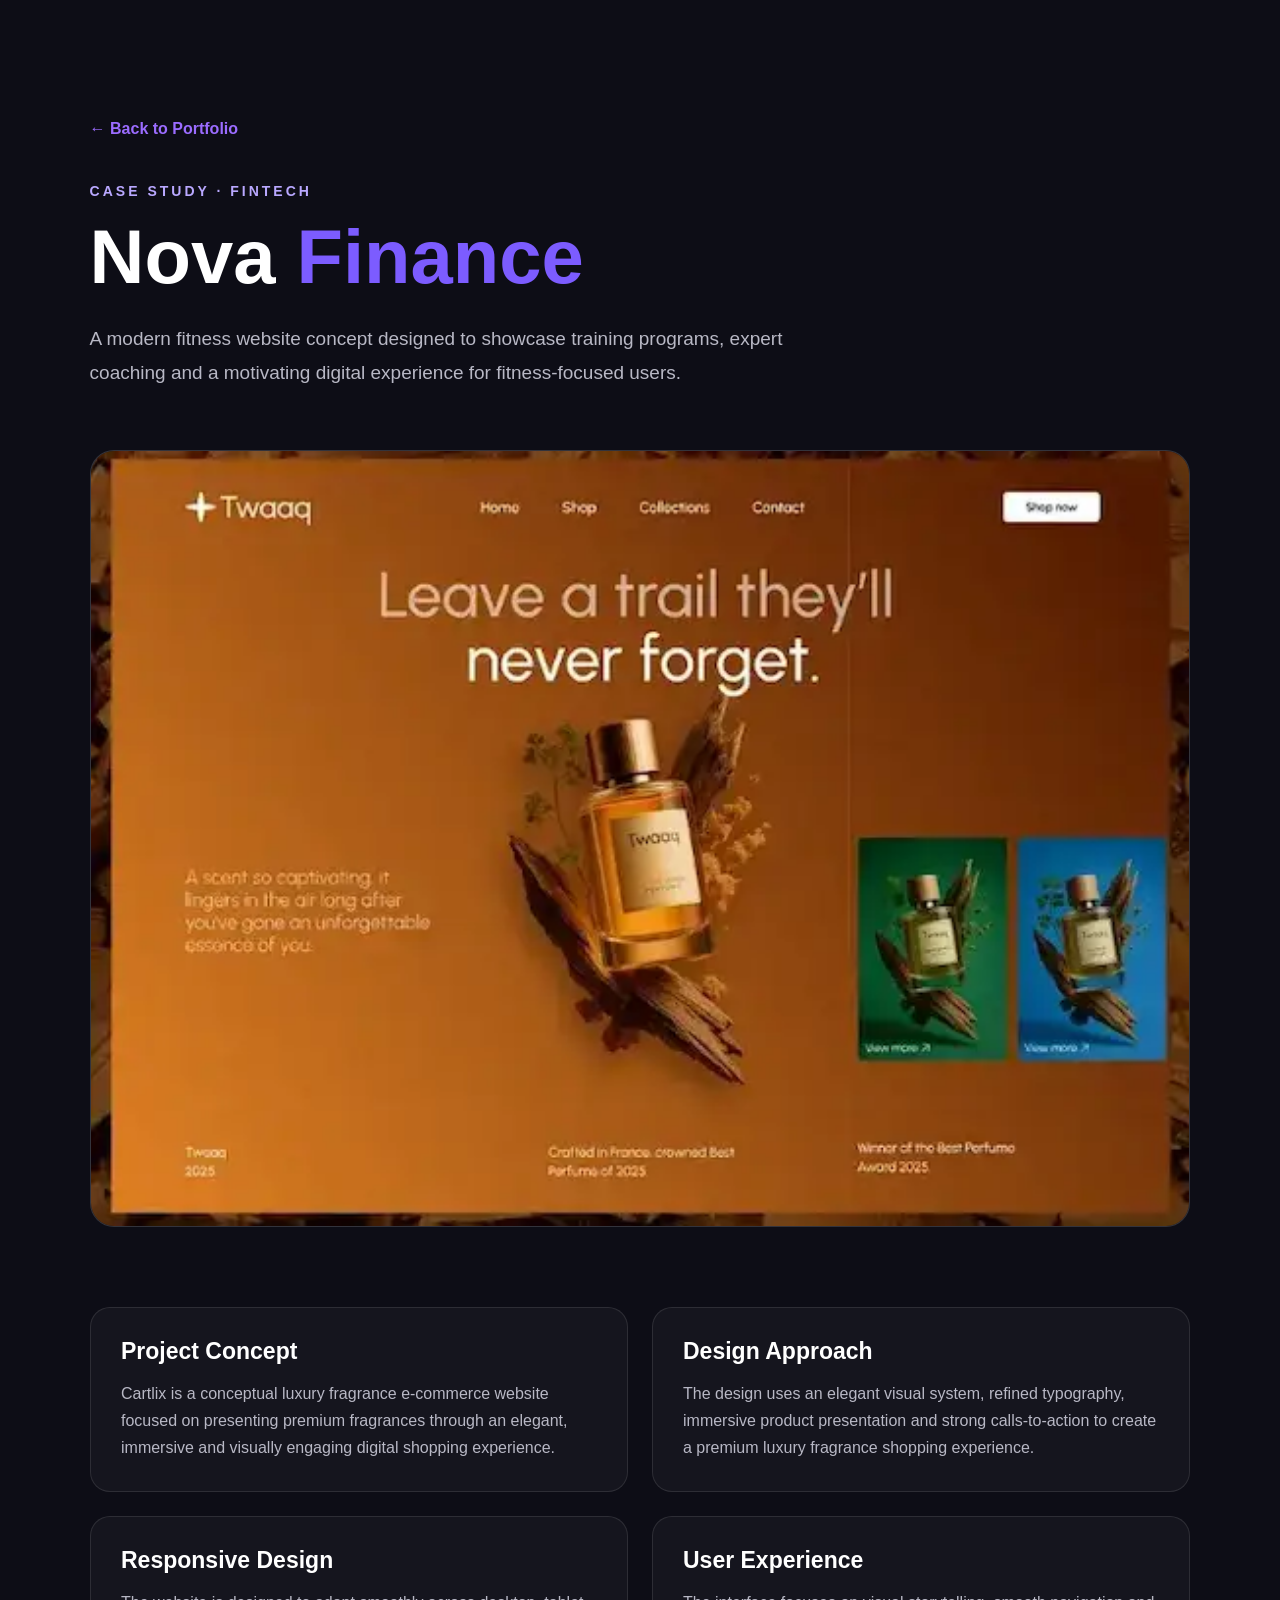
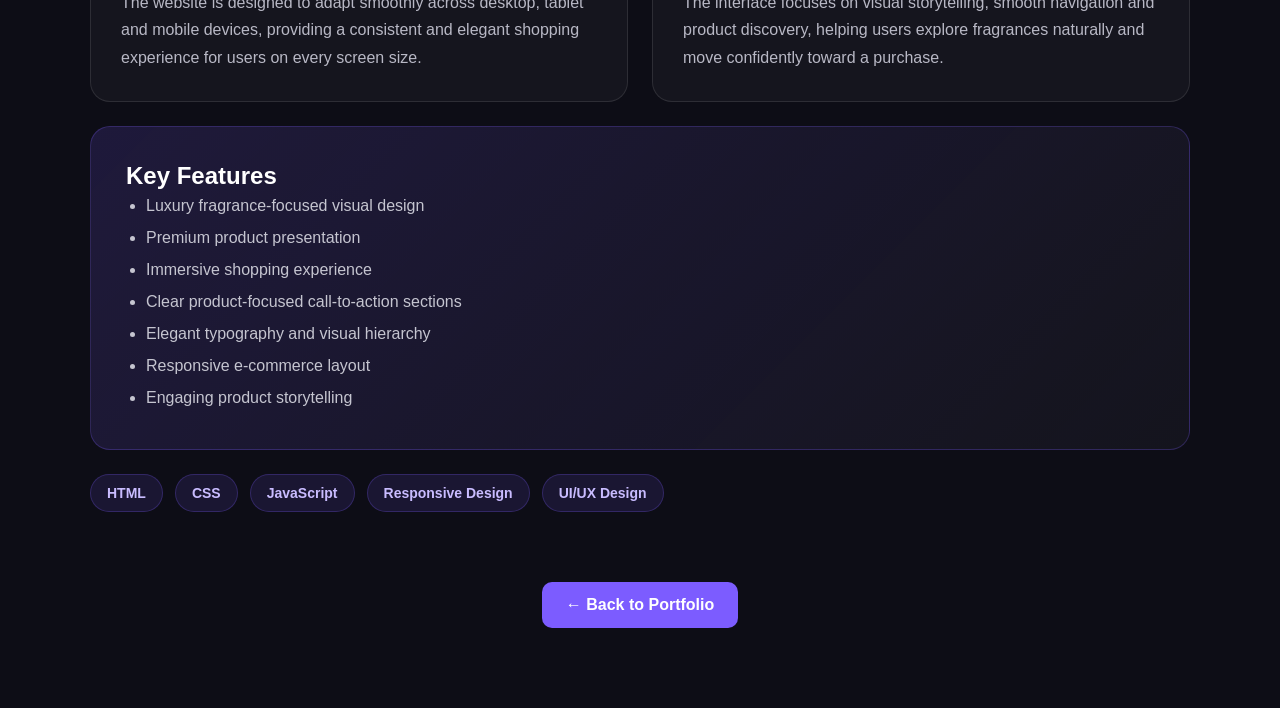
<file: projects/cartlix.html>
<!DOCTYPE html>
<html lang="en">
<head>
    <meta charset="UTF-8">
    <meta name="viewport" content="width=device-width, initial-scale=1.0">

    <title>Cartlix | Case Study | Ryvonixe</title>

    <meta name="description"
          content="Cartlix fintech website concept case study by Ryvonixe, featuring a premium, conversion-focused and responsive web design.">

    <link rel="stylesheet" href="../style.css">

    <style>
        .case-study {
            min-height: 100vh;
            padding: 120px 7% 80px;
            background: #0d0d16;
            color: #fff;
        }

        .case-back {
            display: inline-block;
            margin-bottom: 45px;
            color: #9b6cff;
            text-decoration: none;
            font-weight: 600;
        }

        .case-hero {
            max-width: 900px;
            margin-bottom: 60px;
        }

        .case-tag {
            color: #b9a8ff;
            font-size: 14px;
            font-weight: 700;
            letter-spacing: 3px;
            text-transform: uppercase;
            margin-bottom: 18px;
        }

        .case-hero h1 {
            font-size: clamp(42px, 7vw, 76px);
            line-height: 1.05;
            margin: 0 0 25px;
        }

        .case-hero h1 span {
            color: #7c5cff;
        }

        .case-hero p {
            max-width: 720px;
            color: #b8b8c5;
            font-size: 19px;
            line-height: 1.8;
        }

        .case-image {
            width: 100%;
            max-width: 1100px;
            margin: 0 auto 80px;
            border-radius: 24px;
            overflow: hidden;
            border: 1px solid rgba(255,255,255,.12);
            background: #171720;
        }

        .case-image img {
            display: block;
            width: 100%;
            height: auto;
        }

        .case-grid {
            max-width: 1100px;
            margin: 0 auto;
            display: grid;
            grid-template-columns: repeat(2, 1fr);
            gap: 24px;
        }

        .case-card {
            padding: 30px;
            border: 1px solid rgba(255,255,255,.1);
            border-radius: 20px;
            background: rgba(255,255,255,.035);
        }

        .case-card h2 {
            margin: 0 0 15px;
            font-size: 23px;
        }

        .case-card p {
            margin: 0;
            color: #b8b8c5;
            line-height: 1.7;
        }

        .case-features {
            max-width: 1100px;
            margin: 24px auto 0;
            padding: 35px;
            border-radius: 20px;
            background: linear-gradient(
                135deg,
                rgba(124,92,255,.16),
                rgba(255,255,255,.03)
            );
            border: 1px solid rgba(124,92,255,.25);
        }

        .case-features h2 {
            margin-top: 0;
        }

        .case-features ul {
            margin: 0;
            padding-left: 20px;
            color: #c5c5d0;
            line-height: 2;
        }

        .case-tech {
            max-width: 1100px;
            margin: 24px auto 0;
            display: flex;
            flex-wrap: wrap;
            gap: 12px;
        }

        .tech {
            padding: 10px 16px;
            border-radius: 999px;
            background: rgba(124,92,255,.12);
            border: 1px solid rgba(124,92,255,.25);
            color: #c9bcff;
            font-size: 14px;
            font-weight: 600;
        }

        .case-bottom {
            max-width: 1100px;
            margin: 70px auto 0;
            text-align: center;
        }

        .case-bottom a {
            display: inline-block;
            padding: 14px 24px;
            border-radius: 10px;
            background: #7c5cff;
            color: #fff;
            text-decoration: none;
            font-weight: 700;
        }

        @media (max-width: 700px) {
            .case-study {
                padding: 90px 20px 60px;
            }

            .case-grid {
                grid-template-columns: 1fr;
            }

            .case-hero p {
                font-size: 16px;
            }

            .case-card,
            .case-features {
                padding: 24px;
            }
        }
    </style>
</head>

<body>

<section class="case-study">

    <a href="../index.html" class="case-back">← Back to Portfolio</a>

    <div class="case-hero">
        <div class="case-tag">Case Study · Fintech</div>

        <h1>
            Nova <span>Finance</span>
        </h1>

        <p>
            A modern fitness website concept designed to showcase training programs, expert coaching and a motivating digital experience for fitness-focused users.
        </p>
    </div>

    <div class="case-image">
        <img
            src="../images/cartlix.webp"
            alt="Cartlix luxury fragrance e-commerce website design"
            width="489"
            height="235"
        >
    </div>

    <div class="case-grid">

        <div class="case-card">
            <h2>Project Concept</h2>
            <p>
                Cartlix is a conceptual luxury fragrance e-commerce website focused on presenting premium fragrances through an elegant, immersive and visually engaging digital shopping experience.
            </p>
        </div>

        <div class="case-card">
            <h2>Design Approach</h2>
            <p>
                The design uses an elegant visual system, refined typography, immersive product presentation and strong calls-to-action to create a premium luxury fragrance shopping experience.
            </p>
        </div>

        <div class="case-card">
            <h2>Responsive Design</h2>
            <p>
                The website is designed to adapt smoothly across desktop, tablet and mobile devices, providing a consistent and elegant shopping experience for users on every screen size.
            </p>
        </div>

        <div class="case-card">
            <h2>User Experience</h2>
            <p>
                The interface focuses on visual storytelling, smooth navigation and product discovery, helping users explore fragrances naturally and move confidently toward a purchase.
            </p>
        </div>

    </div>

    <div class="case-features">
        <h2>Key Features</h2>

        <ul>
            <li>Luxury fragrance-focused visual design</li>
            <li>Premium product presentation</li>
            <li>Immersive shopping experience</li>
            <li>Clear product-focused call-to-action sections</li>
            <li>Elegant typography and visual hierarchy</li>
            <li>Responsive e-commerce layout</li>
            <li>Engaging product storytelling</li>
            
        </ul>
    </div>

    <div class="case-tech">
        <span class="tech">HTML</span>
        <span class="tech">CSS</span>
        <span class="tech">JavaScript</span>
        <span class="tech">Responsive Design</span>
        <span class="tech">UI/UX Design</span>
    </div>

    <div class="case-bottom">
        <a href="../index.html">← Back to Portfolio</a>
    </div>

</section>

</body>
</html>
</file>
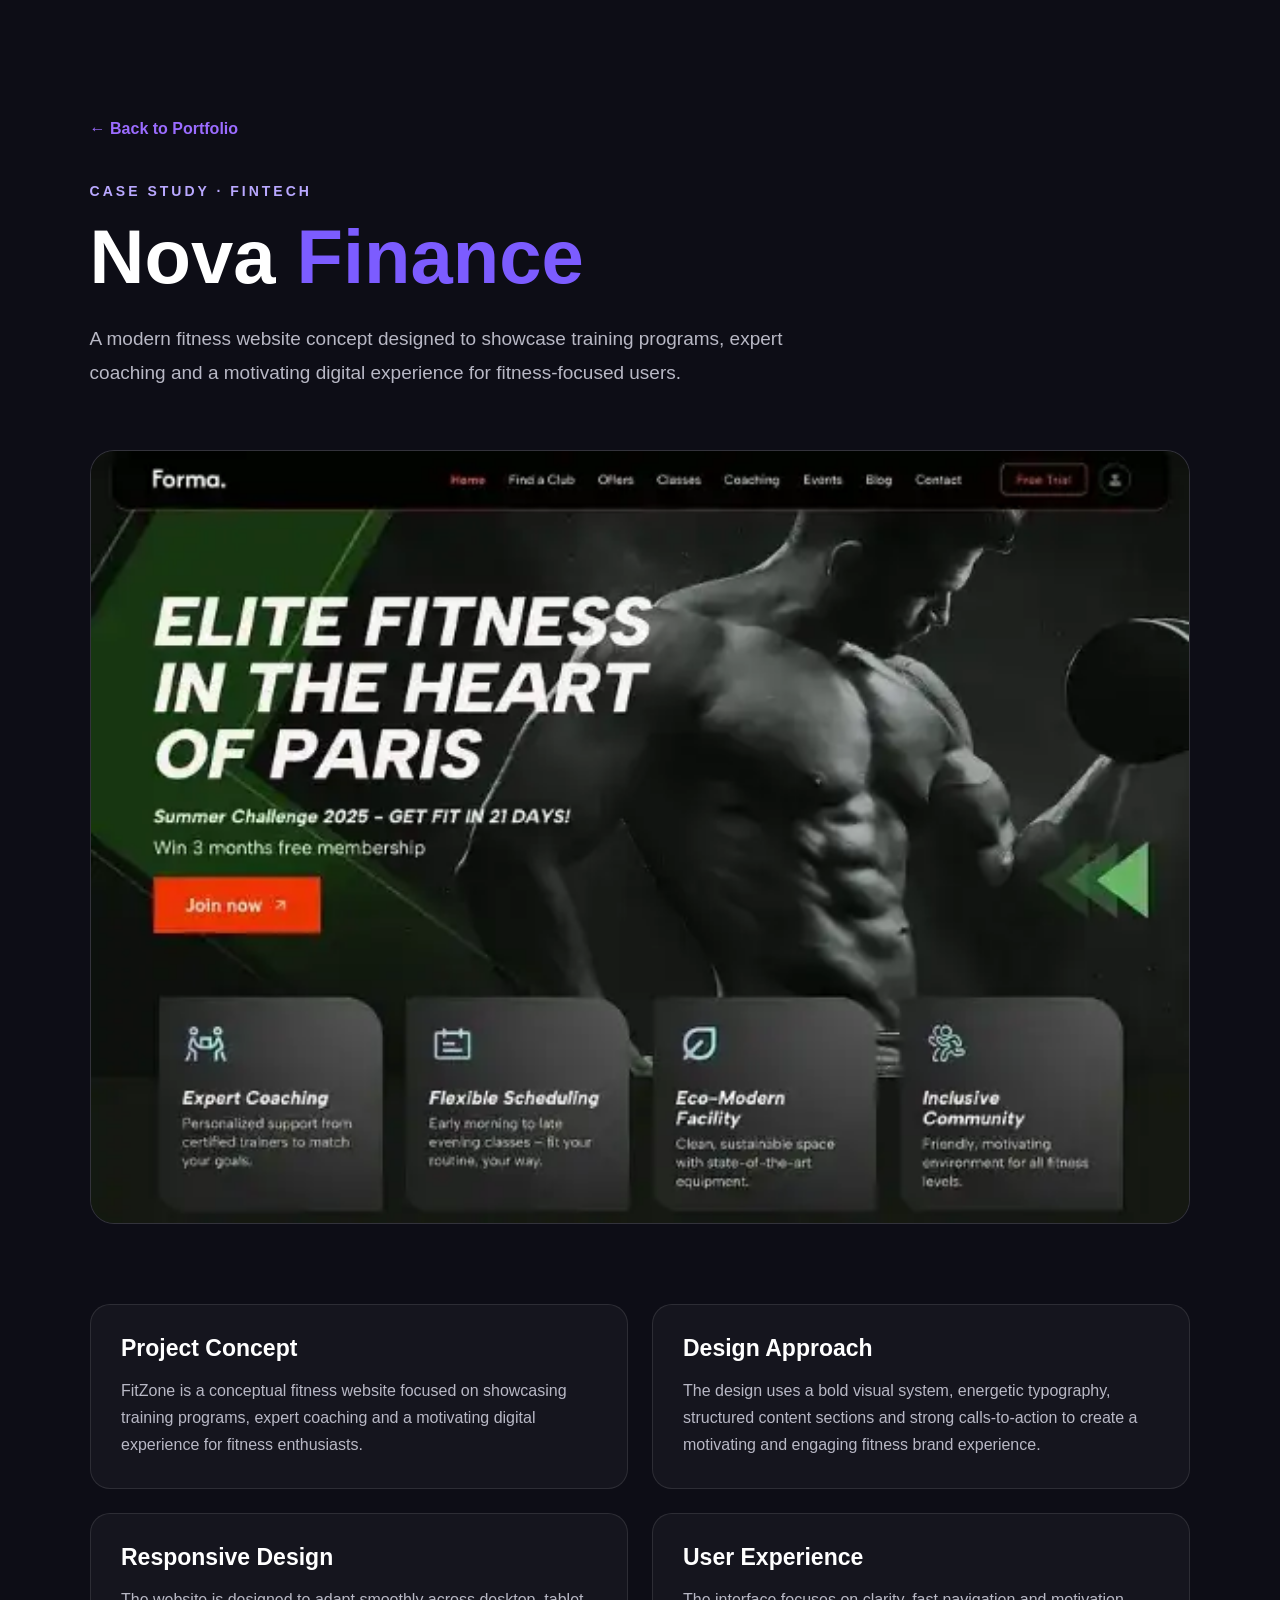
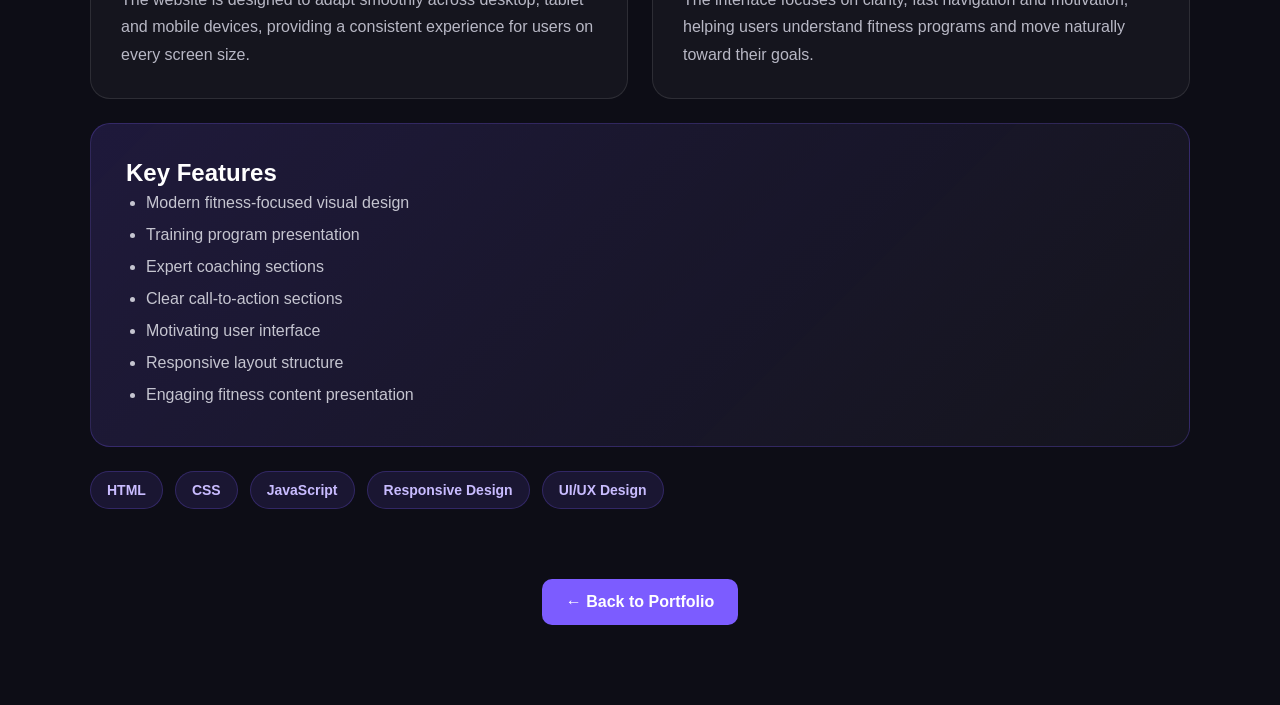
<file: projects/fitzone.html>
<!DOCTYPE html>
<html lang="en">
<head>
    <meta charset="UTF-8">
    <meta name="viewport" content="width=device-width, initial-scale=1.0">

    <title>FitZone | Case Study | Ryvonixe</title>

    <meta name="description"
          content="FitZone fintech website concept case study by Ryvonixe, featuring a premium, conversion-focused and responsive web design.">

    <link rel="stylesheet" href="../style.css">

    <style>
        .case-study {
            min-height: 100vh;
            padding: 120px 7% 80px;
            background: #0d0d16;
            color: #fff;
        }

        .case-back {
            display: inline-block;
            margin-bottom: 45px;
            color: #9b6cff;
            text-decoration: none;
            font-weight: 600;
        }

        .case-hero {
            max-width: 900px;
            margin-bottom: 60px;
        }

        .case-tag {
            color: #b9a8ff;
            font-size: 14px;
            font-weight: 700;
            letter-spacing: 3px;
            text-transform: uppercase;
            margin-bottom: 18px;
        }

        .case-hero h1 {
            font-size: clamp(42px, 7vw, 76px);
            line-height: 1.05;
            margin: 0 0 25px;
        }

        .case-hero h1 span {
            color: #7c5cff;
        }

        .case-hero p {
            max-width: 720px;
            color: #b8b8c5;
            font-size: 19px;
            line-height: 1.8;
        }

        .case-image {
            width: 100%;
            max-width: 1100px;
            margin: 0 auto 80px;
            border-radius: 24px;
            overflow: hidden;
            border: 1px solid rgba(255,255,255,.12);
            background: #171720;
        }

        .case-image img {
            display: block;
            width: 100%;
            height: auto;
        }

        .case-grid {
            max-width: 1100px;
            margin: 0 auto;
            display: grid;
            grid-template-columns: repeat(2, 1fr);
            gap: 24px;
        }

        .case-card {
            padding: 30px;
            border: 1px solid rgba(255,255,255,.1);
            border-radius: 20px;
            background: rgba(255,255,255,.035);
        }

        .case-card h2 {
            margin: 0 0 15px;
            font-size: 23px;
        }

        .case-card p {
            margin: 0;
            color: #b8b8c5;
            line-height: 1.7;
        }

        .case-features {
            max-width: 1100px;
            margin: 24px auto 0;
            padding: 35px;
            border-radius: 20px;
            background: linear-gradient(
                135deg,
                rgba(124,92,255,.16),
                rgba(255,255,255,.03)
            );
            border: 1px solid rgba(124,92,255,.25);
        }

        .case-features h2 {
            margin-top: 0;
        }

        .case-features ul {
            margin: 0;
            padding-left: 20px;
            color: #c5c5d0;
            line-height: 2;
        }

        .case-tech {
            max-width: 1100px;
            margin: 24px auto 0;
            display: flex;
            flex-wrap: wrap;
            gap: 12px;
        }

        .tech {
            padding: 10px 16px;
            border-radius: 999px;
            background: rgba(124,92,255,.12);
            border: 1px solid rgba(124,92,255,.25);
            color: #c9bcff;
            font-size: 14px;
            font-weight: 600;
        }

        .case-bottom {
            max-width: 1100px;
            margin: 70px auto 0;
            text-align: center;
        }

        .case-bottom a {
            display: inline-block;
            padding: 14px 24px;
            border-radius: 10px;
            background: #7c5cff;
            color: #fff;
            text-decoration: none;
            font-weight: 700;
        }

        @media (max-width: 700px) {
            .case-study {
                padding: 90px 20px 60px;
            }

            .case-grid {
                grid-template-columns: 1fr;
            }

            .case-hero p {
                font-size: 16px;
            }

            .case-card,
            .case-features {
                padding: 24px;
            }
        }
    </style>
</head>

<body>

<section class="case-study">

    <a href="../index.html" class="case-back">← Back to Portfolio</a>

    <div class="case-hero">
        <div class="case-tag">Case Study · Fintech</div>

        <h1>
            Nova <span>Finance</span>
        </h1>

        <p>
            A modern fitness website concept designed to showcase training programs, expert coaching and a motivating digital experience for fitness-focused users.
        </p>
    </div>

    <div class="case-image">
        <img
            src="../images/fitzone.webp"
            alt="FitZone fintech website design"
            width="489"
            height="235"
        >
    </div>

    <div class="case-grid">

        <div class="case-card">
            <h2>Project Concept</h2>
            <p>
                FitZone is a conceptual fitness website focused on
                showcasing training programs, expert coaching and a
                motivating digital experience for fitness enthusiasts.
            </p>
        </div>

        <div class="case-card">
            <h2>Design Approach</h2>
            <p>
                The design uses a bold visual system, energetic typography,
                structured content sections and strong calls-to-action to
                create a motivating and engaging fitness brand experience.
            </p>
        </div>

        <div class="case-card">
            <h2>Responsive Design</h2>
            <p>
                The website is designed to adapt smoothly across 
                desktop, tablet and mobile devices, providing a 
                consistent experience for users on every screen size.
            </p>
        </div>

        <div class="case-card">
            <h2>User Experience</h2>
            <p>
                The interface focuses on clarity, fast navigation and motivation, helping users understand fitness programs and move naturally toward their goals.
            </p>
        </div>

    </div>

    <div class="case-features">
        <h2>Key Features</h2>

        <ul>
            <li>Modern fitness-focused visual design</li>
            <li>Training program presentation</li>
            <li>Expert coaching sections</li>
            <li>Clear call-to-action sections</li>
            <li>Motivating user interface</li>
            <li>Responsive layout structure</li>
            <li>Engaging fitness content presentation</li>
            
        </ul>
    </div>

    <div class="case-tech">
        <span class="tech">HTML</span>
        <span class="tech">CSS</span>
        <span class="tech">JavaScript</span>
        <span class="tech">Responsive Design</span>
        <span class="tech">UI/UX Design</span>
    </div>

    <div class="case-bottom">
        <a href="../index.html">← Back to Portfolio</a>
    </div>

</section>

</body>
</html>
</file>
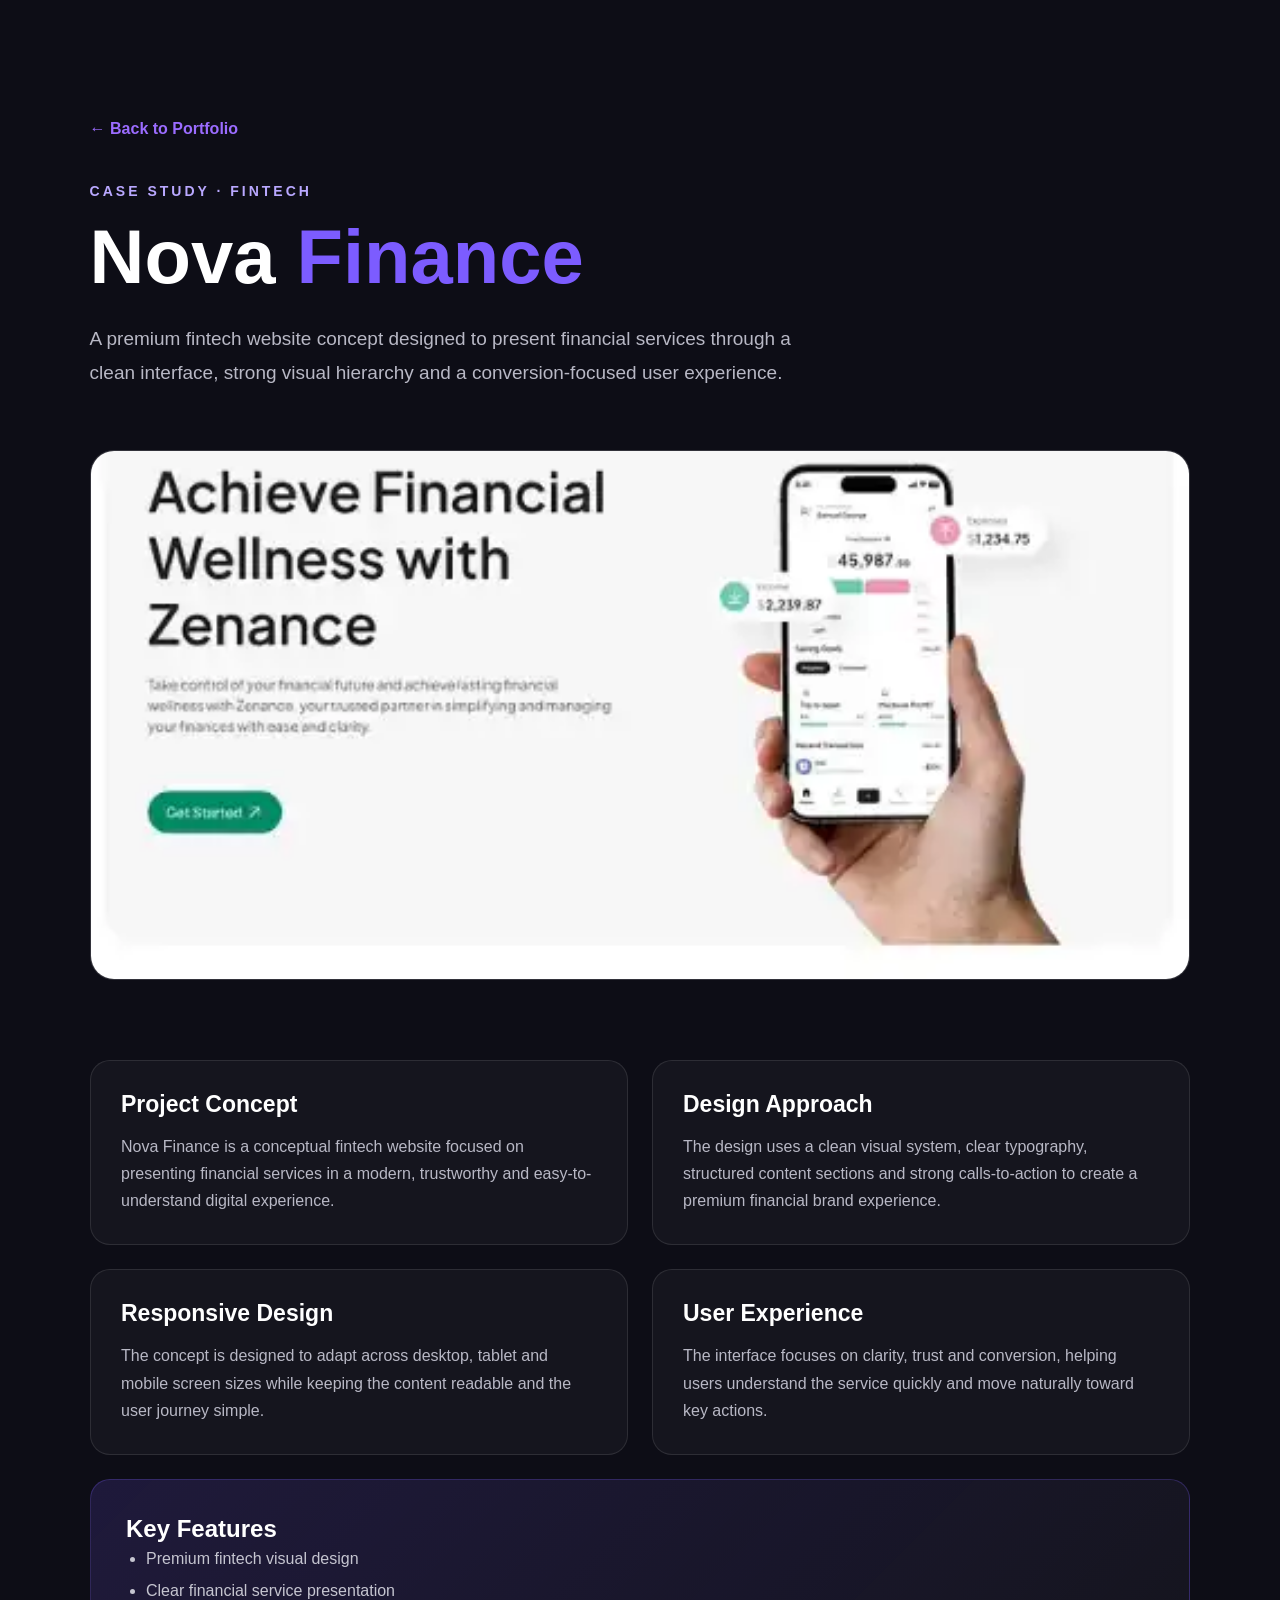
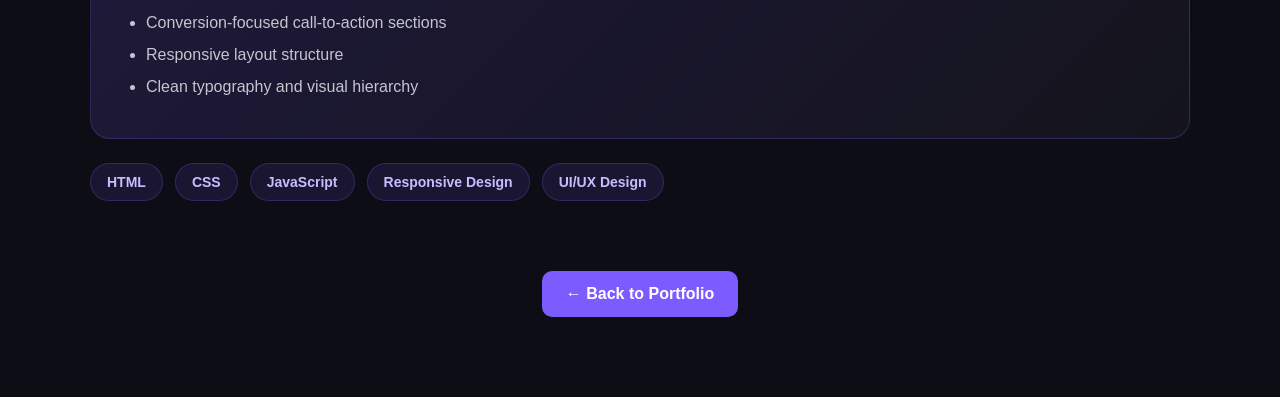
<file: projects/nova-finance.html>
<!DOCTYPE html>
<html lang="en">
<head>
    <meta charset="UTF-8">
    <meta name="viewport" content="width=device-width, initial-scale=1.0">

    <title>Nova Finance | Case Study | Ryvonixe</title>

    <meta name="description"
          content="Nova Finance fintech website concept case study by Ryvonixe, featuring a premium, conversion-focused and responsive web design.">

    <link rel="stylesheet" href="../style.css">

    <style>
        .case-study {
            min-height: 100vh;
            padding: 120px 7% 80px;
            background: #0d0d16;
            color: #fff;
        }

        .case-back {
            display: inline-block;
            margin-bottom: 45px;
            color: #9b6cff;
            text-decoration: none;
            font-weight: 600;
        }

        .case-hero {
            max-width: 900px;
            margin-bottom: 60px;
        }

        .case-tag {
            color: #b9a8ff;
            font-size: 14px;
            font-weight: 700;
            letter-spacing: 3px;
            text-transform: uppercase;
            margin-bottom: 18px;
        }

        .case-hero h1 {
            font-size: clamp(42px, 7vw, 76px);
            line-height: 1.05;
            margin: 0 0 25px;
        }

        .case-hero h1 span {
            color: #7c5cff;
        }

        .case-hero p {
            max-width: 720px;
            color: #b8b8c5;
            font-size: 19px;
            line-height: 1.8;
        }

        .case-image {
            width: 100%;
            max-width: 1100px;
            margin: 0 auto 80px;
            border-radius: 24px;
            overflow: hidden;
            border: 1px solid rgba(255,255,255,.12);
            background: #171720;
        }

        .case-image img {
            display: block;
            width: 100%;
            height: auto;
        }

        .case-grid {
            max-width: 1100px;
            margin: 0 auto;
            display: grid;
            grid-template-columns: repeat(2, 1fr);
            gap: 24px;
        }

        .case-card {
            padding: 30px;
            border: 1px solid rgba(255,255,255,.1);
            border-radius: 20px;
            background: rgba(255,255,255,.035);
        }

        .case-card h2 {
            margin: 0 0 15px;
            font-size: 23px;
        }

        .case-card p {
            margin: 0;
            color: #b8b8c5;
            line-height: 1.7;
        }

        .case-features {
            max-width: 1100px;
            margin: 24px auto 0;
            padding: 35px;
            border-radius: 20px;
            background: linear-gradient(
                135deg,
                rgba(124,92,255,.16),
                rgba(255,255,255,.03)
            );
            border: 1px solid rgba(124,92,255,.25);
        }

        .case-features h2 {
            margin-top: 0;
        }

        .case-features ul {
            margin: 0;
            padding-left: 20px;
            color: #c5c5d0;
            line-height: 2;
        }

        .case-tech {
            max-width: 1100px;
            margin: 24px auto 0;
            display: flex;
            flex-wrap: wrap;
            gap: 12px;
        }

        .tech {
            padding: 10px 16px;
            border-radius: 999px;
            background: rgba(124,92,255,.12);
            border: 1px solid rgba(124,92,255,.25);
            color: #c9bcff;
            font-size: 14px;
            font-weight: 600;
        }

        .case-bottom {
            max-width: 1100px;
            margin: 70px auto 0;
            text-align: center;
        }

        .case-bottom a {
            display: inline-block;
            padding: 14px 24px;
            border-radius: 10px;
            background: #7c5cff;
            color: #fff;
            text-decoration: none;
            font-weight: 700;
        }

        @media (max-width: 700px) {
            .case-study {
                padding: 90px 20px 60px;
            }

            .case-grid {
                grid-template-columns: 1fr;
            }

            .case-hero p {
                font-size: 16px;
            }

            .case-card,
            .case-features {
                padding: 24px;
            }
        }
    </style>
</head>

<body>

<section class="case-study">

    <a href="../index.html" class="case-back">← Back to Portfolio</a>

    <div class="case-hero">
        <div class="case-tag">Case Study · Fintech</div>

        <h1>
            Nova <span>Finance</span>
        </h1>

        <p>
            A premium fintech website concept designed to present financial
            services through a clean interface, strong visual hierarchy and
            a conversion-focused user experience.
        </p>
    </div>

    <div class="case-image">
        <img
            src="../images/nova-finance.webp"
            alt="Nova Finance fintech website design"
            width="489"
            height="235"
        >
    </div>

    <div class="case-grid">

        <div class="case-card">
            <h2>Project Concept</h2>
            <p>
                Nova Finance is a conceptual fintech website focused on
                presenting financial services in a modern, trustworthy and
                easy-to-understand digital experience.
            </p>
        </div>

        <div class="case-card">
            <h2>Design Approach</h2>
            <p>
                The design uses a clean visual system, clear typography,
                structured content sections and strong calls-to-action to
                create a premium financial brand experience.
            </p>
        </div>

        <div class="case-card">
            <h2>Responsive Design</h2>
            <p>
                The concept is designed to adapt across desktop, tablet and
                mobile screen sizes while keeping the content readable and
                the user journey simple.
            </p>
        </div>

        <div class="case-card">
            <h2>User Experience</h2>
            <p>
                The interface focuses on clarity, trust and conversion,
                helping users understand the service quickly and move
                naturally toward key actions.
            </p>
        </div>

    </div>

    <div class="case-features">
        <h2>Key Features</h2>

        <ul>
            <li>Premium fintech visual design</li>
            <li>Clear financial service presentation</li>
            <li>Conversion-focused call-to-action sections</li>
            <li>Responsive layout structure</li>
            <li>Clean typography and visual hierarchy</li>
        </ul>
    </div>

    <div class="case-tech">
        <span class="tech">HTML</span>
        <span class="tech">CSS</span>
        <span class="tech">JavaScript</span>
        <span class="tech">Responsive Design</span>
        <span class="tech">UI/UX Design</span>
    </div>

    <div class="case-bottom">
        <a href="../index.html">← Back to Portfolio</a>
    </div>

</section>

</body>
</html>
</file>
<file: style.css>
html{
    scroll-behavior:smooth;
}

*{
    margin:0;
    padding:0;
    box-sizing:border-box;
}
body{
    font-family:'Sora', sans-serif;

    overflow-x:hidden;

    background:
    radial-gradient(circle at top,#4F2DFF 0%,#161622 35%,#09090B 100%);
}
nav{
    width:100%;
    height:80px;

    display:flex;
    justify-content:space-between;
    align-items:center;

    padding:0 80px;

    position:fixed;
    top:0;
    left:0;

    background:rgba(255,255,255,0.05);
    backdrop-filter:blur(15px);
    -webkit-backdrop-filter:blur(15px);

    border-bottom:1px solid rgba(255,255,255,0.08);
    box-shadow:0 8px 30px rgba(0,0,0,.18);

    z-index:1000;
}
.logo{
    display:flex;
    align-items:center;
    gap:8px;

    text-decoration:none;
    color:#fff;

    font-size:34px;
    font-weight:800;
    font-family: 'Sora', sans-serif;
    letter-spacing:-0.5px;
    transition:.35s ease;
}

.logo img{
    width:50px;
    height:50px;
    object-fit:contain;
    display:block;
}

.logo:hover{
    color:#A78BFA;
    transform:translateY(-2px) scale(1.05);
    text-shadow:0 0 20px rgba(124,92,252,.45);
}  

.nav-links{
    display: flex;
    gap: 40px;
}

.menu-toggle{
    display:none;
    background:none;
    border:none;
    outline:none;
    color:#fff;
    font-size:28px;
    cursor:pointer;
    padding:0;
    line-height:1;
}

.nav-links a{
    text-decoration: none;
    color: white;
    font-size: 17px;
    font-weight: 500;
    display:inline-block;
    position:relative;
    transition: color .3s ease, transform .3s ease;
}

.nav-links a:hover{
    color:#A78BFA;
    transform:translateY(-2px);
}

.nav-links a.active{
    color:#A78BFA;
}

.nav-links a.active::after{
    width:100%;
}

.nav-links a::after{
    content:"";
    position:absolute;
    left:0;
    bottom:-6px;

    width:0%;
    height:2px;

    background:linear-gradient(90deg,#7C5CFC,#3BA7FF);
    border-radius:10px;

    transition:width .35s ease;
}

.nav-links a:hover::after{
    width:100%;
}

.hero{
    min-height:100vh;
    display:flex;
    align-items:center;
    justify-content:space-between;
    padding:120px 80px;
    gap:60px;
}

.hero-content{
    flex:1;

    opacity:0;
    transform:translateX(-50px);

    animation:heroText 1s ease forwards;
}

@keyframes heroText{

    from{
        opacity:0;
        transform:translateX(-50px);
    }

    to{
        opacity:1;
        transform:translateX(0);
    }

}

.tag{
    color:#7C5CFC;
    font-size:15px;
    letter-spacing:4px;
    margin-bottom:25px;
    font-weight:600;
}

.hero h1{
    color:white;
    font-size: 64px;
    font-weight:800;
    line-height:1.25;
    letter-spacing:-2px;
    max-width:700px;
}

.hero h1 span{
    color: #B9A8FF;
}

.description{
    color:#bdbdbd;
    font-size:22px;
    line-height:1.8;
    max-width:650px;
}

.hero-buttons{
    display:flex;
    gap:20px;
    margin-top:50px;
}

.primary{
    background: #6842E3;
    color:white;
    border:none;
    padding:18px 40px;
    border-radius:50px;
    font-size:18px;
    font-weight:600;
    cursor:pointer;
    transition:all .4s ease;
    text-decoration:none;

    display:inline-flex;
    align-items:center;
    justify-content:center;
}

.primary:hover{
    transform:translateY(-4px);
    box-shadow:0 15px 35px rgba(124,92,252,.35);
}

.secondary{
    background:transparent;
    color:white;
    border:2px solid rgba(255,255,255,.15);
    padding:18px 40px;
    border-radius:50px;
    font-size:18px;
    font-weight:600;
    cursor:pointer;
    transition:all .4s ease;
    text-decoration:none;

    display:inline-flex;
    align-items:center;
    justify-content:center;
}

.secondary:hover{
    transform:translateY(-4px);
    border-color:#7C5CFC;
    color:#fff;
    box-shadow:0 15px 35px rgba(124,92,252,.25);
}
.hero-image{
    flex:1;
    display:flex;
    justify-content:center;
    align-items:center;
    position:relative;
    min-height:500px;

}
.browser{
    position:absolute;

    top:40px;
    left:50%;

    transform: translateX(-50%);

    width:520px;
    height:320px;

    background:rgba(18,18,28,.75);

    backdrop-filter:blur(20px);
    -webkit-backdrop-filter:blur(20px);

    border:1px solid rgba(255,255,255,.10);

    border-radius:20px;

    overflow:hidden;

    z-index:10;

    box-shadow:0 25px 80px rgba(0,0,0,.45);

    transition:.4s;
}
.browser:hover{
    transform:translateX(-50%) translateY(-10px);

    box-shadow:
        0 40px 90px rgba(0,0,0,.55),
        0 0 45px rgba(124,92,252,.25);
}
.browser-top{
    width:100%;
    height:45px;

    display:flex;
    align-items:center;

    padding:0 18px;

    background:rgba(255,255,255,.04);

    border-bottom:1px solid rgba(255,255,255,.08);
}
.browser-dots{
    display:flex;
    gap:8px;
}

.browser-dots span{
    width:12px;
    height:12px;
    border-radius:50%;
    display:block;
}

.red{
    background:#FF5F57;
}

.yellow{
    background:#FEBC2E;
}

.green{
    background:#28C840;
}

.browser-address{
    margin-left:20px;
    padding:6px 16px;

    background:rgba(255,255,255,.08);

    border-radius:20px;

    color:#bdbdbd;
    font-size:12px;
    font-weight:500;

    display:flex;
    align-items:center;
}

.browser-content{
    padding:24px;
}

.orb{
    width:360px;
    height:360px;

    margin-left:40px;
    margin-top:30px;

    position:relative;
    display:flex;
    justify-content:center;
    align-items:center;

    border-radius:50%;
    background:linear-gradient(135deg,#7C5CFC,#00D4FF);

    box-shadow:
        0 0 60px rgba(124,92,252,.5),
        0 0 140px rgba(124,92,252,.35),
        inset 0 0 40px rgba(255,255,255,.12);

    animation:float 5s ease-in-out infinite;
}
.orb::before{
    content:"";
    position:absolute;

    width:90px;
    height:90px;

    border-radius:50%;

    background:rgba(255,255,255,.25);

    top:50px;
    left:60px;

    filter:blur(10px);
}
.ring{
    position:absolute;
    width:390px;
    height:390px;
    border-radius:50%;
    border:1px solid rgba(255,255,255,.15);

    animation:rotateRing 18s linear infinite;
}

.dot{
    position:absolute;

    width:14px;
    height:14px;

    background:white;

    border-radius:50%;

    top:-7px;
    left:50%;

    transform:translateX(-50%);

    box-shadow:0 0 20px white;
}
.blur{
    position:fixed;
    width:450px;
    height:450px;
    border-radius:50%;
    filter:blur(140px);
    z-index:-1;
}

.blur1{
    background:#6C4DFF;
    top:-150px;
    left:-150px;
}

.blur2{
    background:#8B5CF6;
    bottom:-180px;
    right:-180px;
}
@keyframes float{
    0%,100%{
        transform:translateY(0);
    }

    50%{
        transform:translateY(-20px);
    }
}
@keyframes rotateRing{

    from{
        transform:rotate(0deg);
    }

    to{
        transform:rotate(360deg);
    }

}

.preview-card{
    margin-top:18px;
    padding:18px 20px;
    border-radius:16px;
    background:linear-gradient(
        135deg,
        rgba(124,92,252,.35),
        rgba(0,212,255,.22)
    );
    border:1px solid rgba(255,255,255,.10);
    backdrop-filter:blur(10px);
}

.preview-card h4{
    color:#fff;
    font-size:20px;
    font-weight:700;
    margin-bottom:8px;
}

.preview-card p{
    color:#d2d2d2;
    font-size:13px;
    line-height:1.5;
    margin-bottom:18px;
}
.preview-stats{
    display:flex;
    justify-content:space-between;
    gap:12px;
    margin-top:18px;
}

.preview-stats div{
    flex:1;
    text-align:center;
    padding:14px 10px;
    background:rgba(255,255,255,.06);
    border:1px solid rgba(255,255,255,.08);
    border-radius:12px;
    backdrop-filter:blur(10px);
    transition:.3s;
}

.preview-stats div:hover{
    transform:translateY(-4px);
    background:rgba(124,92,252,.18);
}

.preview-stats span{
    display:block;
    color:#fff;
    font-size:22px;
    font-weight:700;
}

.preview-stats small{
    display:block;
    margin-top:4px;
    color:#cfcfcf;
    font-size:12px;
}
.services{
    padding:120px 80px;
    background:#0D0D16;
    position:relative;
    overflow:hidden;
}

.section-tag{
    color: #B9A8FF;
    font-size:15px;
    letter-spacing:4px;
    font-weight:600;
    margin-bottom:20px;
}

.services h2{
    color:#fff;
    font-size:52px;
    font-weight:800;
    line-height:1.2;
    max-width:700px;
    margin-bottom:60px;
}

.services h2 span{
    color:#7C5CFC;
}

.services-grid{
    display:grid;
    grid-template-columns:repeat(3,1fr);
    gap:30px;
}

.service-card{
    position:relative;
overflow:hidden;

    background:rgba(255,255,255,.04);
    border:1px solid rgba(255,255,255,.08);
    border-radius:24px;
    padding:35px;
    backdrop-filter:blur(15px);
    transition:.35s ease;
}

.service-card h3{
    color:#fff;
    font-size:28px;
    margin-bottom:18px;
}

.service-card p{
    color:#bdbdbd;
    font-size:16px;
    line-height:1.8;
}

.service-icon{
    width:76px;
    height:76px;

    display:flex;
    align-items:center;
    justify-content:center;

    margin-bottom:25px;

    font-size:34px;
    color:#fff;
    border-radius:18px;

    background:linear-gradient(
        135deg,
        rgba(124,92,252,.25),
        rgba(0,212,255,.20)
    );

    border:1px solid rgba(255,255,255,.08);

    box-shadow:0 10px 30px rgba(124,92,252,.20);

    transition:.35s ease;
}
.service-card:hover{
    transform:translateY(-12px) scale(1.02);

    border-color:#7C5CFC;

    box-shadow:
        0 20px 60px rgba(124,92,252,.30),
        0 0 40px rgba(124,92,252,.20);

    background:rgba(255,255,255,.06);
}

.service-card::before{
    content:"";
    position:absolute;

    top:0;
    left:0;

    width:100%;
    height:3px;

    background:linear-gradient(
        90deg,
        #7C5CFC,
        #00D4FF
    );

    transform:scaleX(0);
    transform-origin:left;

    transition:.4s ease;
}

.service-card:hover::before{
    transform:scaleX(1);
}

.service-card::after{
    content:"";
    position:absolute;

    top:-100%;
    left:-40%;

    width:60%;
    height:300%;

    background:rgba(255,255,255,.08);

    transform:rotate(25deg);

    transition:.6s ease;
}

.service-card:hover::after{
    left:120%;
}

.service-card:hover .service-icon{
    transform:rotate(-8deg) scale(1.08);

    box-shadow:
        0 15px 35px rgba(124,92,252,.35);
}

.service-link{
    display:inline-flex;
    align-items:center;
    gap:8px;

    margin-top:24px;

    color:#7C5CFC;
    text-decoration:none;

    font-size:15px;
    font-weight:600;

    transition:.3s ease;
}

.service-link:hover{
    color:#fff;

    transform:translateX(8px);
}

.portfolio{
    padding:120px 80px;
    background:#09090B;
}

.portfolio h2{
    color:#fff;
    font-size:52px;
    font-weight:800;
    margin-bottom:60px;
}

.portfolio h2 span{
    color:#7C5CFC;
}

.portfolio-grid{
    display:grid;
    grid-template-columns:repeat(3,1fr);
    gap:30px;
}

.project-card{
    position:relative;
    overflow:hidden;

    background:rgba(255,255,255,.04);
    border:1px solid rgba(255,255,255,.08);
    border-radius:24px;

    padding:25px;

    backdrop-filter:blur(15px);

    transition:.35s ease;
}

.project-card:hover{
    transform:translateY(-12px);

    background:rgba(255,255,255,.06);
        
    border-color:#7C5CFC;

    box-shadow:
        0 20px 60px rgba(124,92,252,.25),
        0 0 35px rgba(124,92,252,.18);
}

.project-image img{
    width:100%;
    height:100%;
    object-fit:cover;
    display:block;
    border-radius:18px;
}

.project-image img{
    width:100%;
    max-width:420px;
    height:100%;
    object-fit:cover;
    display:block;
    border-radius:14px;
    box-shadow:0 15px 40px rgba(0,0,0,.35);
}


.project-card h3{
    color:#fff;
    font-size:28px;
    margin-bottom:12px;
}

.project-card p{
    color:#bdbdbd;
    line-height:1.7;
    margin-bottom:24px;
}

.mini-browser{
    width:82%;
    height:70%;

    background:#171727;

    border-radius:12px;

    border:1px solid rgba(255,255,255,.08);

    overflow:hidden;

    box-shadow:0 20px 40px rgba(0,0,0,.35);
}

.mini-top{
    height:34px;

    display:flex;
    align-items:center;
    gap:8px;

    padding:0 14px;

    background:rgba(255,255,255,.04);
}

.mini-top span{
    width:10px;
    height:10px;

    border-radius:50%;

    background:#7C5CFC;
}

.mini-screen{
    width:100%;
    height:calc(100% - 34px);
    overflow:hidden;
    position:relative;
    border-radius:12px;
    background:linear-gradient(
        135deg,
        #232343,
        #182B40
    );

    overflow:hidden;
}

.mini-screen::before{
    content:"";

    position:absolute;

    top:18px;
    left:18px;

    width:65%;
    height:10px;

    background:rgba(255,255,255,.18);

    border-radius:20px;

    box-shadow:
        0 24px 0 rgba(255,255,255,.10),
        0 48px 0 rgba(255,255,255,.08),
        0 72px 0 rgba(255,255,255,.06);
}

.mini-screen::after{
    content:"";

    position:absolute;

    bottom:18px;
    left:18px;

    width:120px;
    height:70px;

    border-radius:12px;

    background:linear-gradient(
        135deg,
        rgba(124,92,252,.50),
        rgba(0,212,255,.35)
    );
}

.project-card:hover .mini-browser{
    transform:scale(1.04);
    transition:.35s ease;
}

.project-card:hover .project-image{
    transform:scale(1.03);

    transition:.4s ease;
}

.testimonials{
    padding:120px 80px;
    background:#09090B;
}

.testimonials h2{
    color:#fff;
    font-size:52px;
    font-weight:800;
    margin-bottom:60px;
}

.testimonials h2 span{
    color:#7C5CFC;
}

.testimonials-grid{
    display:grid;
    grid-template-columns:repeat(3,1fr);
    gap:30px;
}

.testimonial-card{
    background:rgba(255,255,255,.04);
    border:1px solid rgba(255,255,255,.08);
    border-radius:24px;
    padding:35px;

    backdrop-filter:blur(15px);

    transition:.35s ease;
}

.testimonial-card:hover{
    transform:translateY(-10px);

    border-color:#7C5CFC;

    box-shadow:
        0 20px 60px rgba(124,92,252,.25);

    background:rgba(255,255,255,.06);
}

.stars{
    color:#FFD54A;
    font-size:20px;
    letter-spacing:3px;
    margin-bottom:20px;
}

.review{
    color:#d2d2d2;
    line-height:1.8;
    font-size:16px;
    margin-bottom:30px;
}

.client{
    display:flex;
    align-items:center;
    gap:16px;
}

.avatar{
    width:55px;
    height:55px;

    border-radius:50%;

    display:flex;
    justify-content:center;
    align-items:center;

    background:linear-gradient(
        135deg,
        #7C5CFC,
        #00D4FF
    );

    color:#fff;
    font-size:22px;
    font-weight:700;
}

.client h4{
    color:#fff;
    font-size:18px;
    margin-bottom:4px;
}

.client small{
    color:#bdbdbd;
    font-size:14px;
}

.why{
    padding:120px 80px;
    background:#0D0D16;
}

.why h2{
    color:#fff;
    font-size:52px;
    font-weight:800;
    margin-bottom:60px;
}

.why h2 span{
    color:#7C5CFC;
}

.why-grid{
    display:grid;
    grid-template-columns:repeat(2,1fr);
    gap:30px;
}

.why-card{
    position:relative;
    overflow:hidden;

    background:rgba(255,255,255,.04);
    border:1px solid rgba(255,255,255,.08);
    border-radius:24px;
    padding:30px;

    backdrop-filter:blur(15px);

    transition:.35s ease;
}

.why-card::before{
    content:"";
    position:absolute;
    top:0;
    left:0;

    width:100%;
    height:3px;

    background:linear-gradient(
        90deg,
        #7C5CFC,
        #00D4FF
    );

    transform:scaleX(0);
    transform-origin:left;

    transition:.4s;
}

.why-card:hover::before{
    transform:scaleX(1);
}

.why-card:hover{
    transform:translateY(-10px);

    border-color:#7C5CFC;

    box-shadow:0 20px 60px rgba(124,92,252,.25);

    background:rgba(255,255,255,.06);
}

.why-card:hover .why-icon{
    transform:rotate(-8deg) scale(1.08);
    box-shadow:0 15px 35px rgba(124,92,252,.35);
}

.why-icon{
    width:76px;
    height:76px;

    display:flex;
    justify-content:center;
    align-items:center;

    font-size:34px;

    margin-bottom:24px;

    border-radius:18px;

    background:linear-gradient(
        135deg,
        rgba(124,92,252,.25),
        rgba(0,212,255,.20)
    );

    border:1px solid rgba(255,255,255,.08);
    transition:.35s ease;
}

.why-card h3{
    color:#fff;
    font-size:28px;
    margin-bottom:15px;
}

.why-card p{
    color:#bdbdbd;
    line-height:1.8;
}

.cta{
    padding:120px 80px;
    display:flex;
    justify-content:center;
    align-items:center;
}

.cta-box{
    width:100%;
    max-width:1100px;

    padding:80px 60px;

    text-align:center;

    border-radius:32px;

    background:linear-gradient(
        135deg,
        rgba(124,92,252,.18),
        rgba(0,212,255,.12)
    );

    border:1px solid rgba(255,255,255,.08);

    backdrop-filter:blur(20px);

    position:relative;
    overflow:hidden;
}

.cta-box::before{
    content:"";

    position:absolute;

    width:500px;
    height:500px;

    border-radius:50%;

    background:rgba(124,92,252,.22);

    filter:blur(140px);

    top:-220px;
    right:-120px;
}

.cta h2{
    color:#fff;
    font-size:58px;
    font-weight:800;
    line-height:1.2;

    margin:20px 0;
}

.cta h2 span{
    color:#7C5CFC;
}

.cta-text{
    color:#cfcfcf;
    font-size:20px;
    line-height:1.8;

    max-width:700px;

    margin:0 auto 45px;
}

.footer{
    padding:80px 80px 35px;
    background:#09090B;

    border-top:1px solid rgba(255,255,255,.08);
}

.footer-top{
    display:grid;
    grid-template-columns:2fr 1fr 1fr;
    gap:60px;

    margin-bottom:60px;
}

.footer-brand h2{
    color:#fff;
    font-size:40px;
    margin-bottom:20px;
    letter-spacing:2px;
}

.footer-brand p{
    color:#bdbdbd;
    line-height:1.8;
    max-width:420px;
}

.footer-brand h3{
    color:#ffffff;
    font-size:24px;
    font-weight:700;
    margin-top:8px;
    margin-bottom:10px;
}

.founder{
    color:#7C5CFC;
    font-size:14px;
    letter-spacing:2px;
    text-transform:uppercase;
    margin-top:18px;
    margin-bottom:6px;
}

.footer-links h4,
.footer-contact h4{
    color:#fff;
    font-size:22px;
    margin-bottom:20px;
}

.footer-links{
    display:flex;
    flex-direction:column;
    gap:15px;
}

.footer-links a{
    color:#bdbdbd;
    text-decoration:none;
    transition:.3s;
}

.footer-links a:hover{
    color:#7C5CFC;
    transform:translateX(6px);
}

.footer-contact p{
    color:#bdbdbd;
    margin-bottom:14px;
}

.footer-bottom{
    padding-top:30px;

    border-top:1px solid rgba(255,255,255,.08);

    text-align:center;
}

.footer-bottom p{
    color:#8d8d8d;
    font-size:15px;
}

@media (max-width:1024px){

    .hero{
        flex-direction:column;
        text-align:center;
    }

    .hero h1{
        font-size:52px;
    }

    .hero-content{
        display:flex;
        flex-direction:column;
        align-items:center;
    }

    .browser{
        position:relative;
        left:auto;
        top:auto;
        transform:none;
    }

    .browser:hover{
        transform:translateY(-10px);
    }
nav{
        padding:0 20px;
    }

    .logo{
        font-size:24px;
    }

    .nav-links{
        gap:18px;
    }

    .nav-links a{
        font-size:14px;
    }

    .hero{
        padding:120px 20px 60px;
    }

    .hero h1{
        font-size:44px;
        line-height:1.15;
    }

    .description{
        font-size:18px;
    }

    .hero-buttons{
        flex-direction:column;
        width:100%;
    }

    .primary,
    .secondary{
        width:100%;
    }

    .browser{
        width:100%;
        max-width:380px;
        height:auto;
    }

    .orb{
        width:260px;
        height:260px;
        margin:40px auto 0;
    }

    .ring{
        width:290px;
        height:290px;
    }
    .services-grid{
        grid-template-columns:1fr;
        gap:20px;
    }
} 

@media (max-width:768px){

    nav{
        padding:0 15px;
    }

    .nav-links{
        display:none;
    }

.menu-toggle{
    display:block;
}
.nav-links.active{
    display:flex;
    flex-direction:column;
    position:absolute;
    top:80px;
    left:0;
    width:100%;
    background:#161622;
    padding:25px 0;
    gap:20px;
    text-align:center;
}

.hero{
    min-height:auto;
    flex-direction:column;
    align-items:center;
    justify-content:flex-start;
    text-align:center;
    padding:90px 20px 40px;
    gap:30px;
}

.hero-content{
    width:100%;
    max-width:100%;
}

.hero-image{
    width:100%;
    min-height:320px;
    display:flex;
    justify-content:center;
    align-items:flex-start;
    position:relative;
    overflow:visible;
}

.hero-buttons{
    justify-content:center;
    flex-wrap:wrap;
}

    .hero h1{
        font-size:34px;
        line-height:1.2;
    }

    .description{
        font-size:16px;
    }

    .browser{
    position:relative;
    top:0;
    left:0;
    transform:none;

    width:100%;
    max-width:360px;
    min-height:260px;
    height:auto;

    margin:0 auto;
    z-index:2;
}

.preview-stats{
    display:flex;
    gap:10px;
}

.preview-stats div{
    flex:1;
}

   .orb{
    width:170px;
    height:170px;

    position:absolute;
    right:-20px;
    bottom:-20px;

    margin:0;
    z-index:1;
}

    .ring{
        width:250px;
        height:250px;
    }

    .ring{
    width:250px;
    height:250px;
}

.services{
    padding:80px 20px;
}

.services h2{
    font-size:36px;
    text-align:center;
}

.services-grid{
    grid-template-columns:1fr;
    gap:20px;
}

.service-card{
    width:100%;
    padding:30px 25px;
}

.service-icon{
    margin:0 auto 20px;
}

.service-card h3,
.service-card p,
.service-link{
    text-align:center;
}

} 

.why-icon{
    margin:0 auto 20px;
}

.why h2{
    font-size:36px;
    text-align:center;
}

.cta-box{
    padding:50px 25px;
}

.cta-box h2{
    font-size:38px;
    line-height:1.15;
}

.cta-box p{
    font-size:16px;
}

/* Scroll Reveal Animation */

.service-card,
.project-card,
.why-card,
.testimonial-card,
.cta-box{

    opacity:0;
    transform:translateY(60px);
    transition:all .8s ease;
}

.show{

    opacity:1;
    transform:translateY(0);

}

.project-image img{
    width: 100%;
    height: 100%;
    object-fit: cover;
    display: block;
    border-radius: 18px;
}

.footer-contact a{
    color:#ffffff;
    text-decoration:none;
    transition:.3s ease;
}

.footer-contact a:hover{
    color:#A78BFA;
}

@media (max-width:768px){

    .services-grid,
    .portfolio-grid,
    .why-grid,
    .testimonials-grid{
        display:grid !important;
        grid-template-columns:1fr !important;
        gap:20px !important;
    }

    .service-card,
    .project-card,
    .why-card,
    .testimonial-card{
        width:100% !important;
        max-width:100% !important;
    }

    .footer-top{
        display:flex !important;
        flex-direction:column !important;
        gap:30px;
    }

    .portfolio{
        padding:80px 20px;
    }

    .project-image img{
        width:100%;
        height:auto;
        display:block;
    }

}

/* Premium Scrollbar */

::-webkit-scrollbar{
    width:10px;
}

::-webkit-scrollbar-track{
    background:#0B0B12;
}

::-webkit-scrollbar-thumb{
    background:linear-gradient(180deg,#7C5CFC,#00D4FF);
    border-radius:100px;
}

::-webkit-scrollbar-thumb:hover{
    background:linear-gradient(180deg,#9B84FF,#2DD4FF);
}

html{
    scrollbar-color:#7C5CFC #0B0B12;
    scrollbar-width:thin;
}
/* Scroll Progress Bar */

.progress-bar{
    position:fixed;
    top:0;
    left:0;
    width:0%;
    height:4px;
    background:linear-gradient(90deg,#7C5CFC,#00D4FF);
    z-index:9999;
    transition:width .15s linear;
}
/* ===== FAQ Section ===== */

.faq{
    padding:100px 10%;
}

.faq h2{
    text-align:center;
    margin-bottom:50px;
}

.faq-grid{
    display:grid;
    grid-template-columns:repeat(auto-fit,minmax(300px,1fr));
    gap:25px;
}

.faq-item{
    background:rgba(255,255,255,.05);
    border:1px solid rgba(255,255,255,.08);
    border-radius:20px;
    padding:25px;
    transition:.3s;
}

.faq-item:hover{
    transform:translateY(-8px);
    border-color:#7c5cff;
}

.faq-item h3{
    margin-bottom:15px;
    font-size:20px;
}

.faq-item p{
    color:#bdbdbd;
    line-height:1.7;
}

.faq h2 {
    color: #ffffff;
}

.faq h3 {
    color: #ffffff;
}

.faq p {
    color: rgba(255, 255, 255, 0.75);
}
/* ===== PREMIUM FAQ DESIGN ===== */

.faq {
    padding: 110px 8% 120px;
}

.faq h2 {
    color: #fff;
    font-size: clamp(32px, 4vw, 52px);
    line-height: 1.1;
    max-width: 850px;
    margin: 15px auto 55px;
    text-align: center;
    letter-spacing: -1.5px;
}

.faq h2 span {
    color: #8b5cf6;
}

.faq-grid {
    display: grid;
    grid-template-columns: repeat(4, 1fr);
    gap: 22px;
    max-width: 1180px;
    margin: 0 auto;
}

.faq-item {
    position: relative;
    padding: 30px 26px;
    min-height: 230px;
    border: 1px solid rgba(255, 255, 255, 0.10);
    border-radius: 18px;
    background: rgba(255, 255, 255, 0.045);
    backdrop-filter: blur(12px);
    -webkit-backdrop-filter: blur(12px);
    transition: transform 0.3s ease, border-color 0.3s ease,
                background 0.3s ease, box-shadow 0.3s ease;
}

.faq-item:hover {
    transform: translateY(-7px);
    border-color: rgba(139, 92, 246, 0.65);
    background: rgba(139, 92, 246, 0.08);
    box-shadow: 0 18px 45px rgba(0, 0, 0, 0.30);
}

.faq-item h3 {
    color: #fff;
    font-size: 18px;
    line-height: 1.35;
    margin: 0 0 18px;
    letter-spacing: -0.2px;
}

.faq-item p {
    color: rgba(255, 255, 255, 0.68);
    font-size: 15px;
    line-height: 1.65;
    margin: 0;
}

/* FAQ number/accent */
.faq-item::before {
    content: "";
    display: block;
    width: 32px;
    height: 3px;
    margin-bottom: 22px;
    border-radius: 10px;
    background: #8b5cf6;
}

/* Mobile */
@media (max-width: 900px) {
    .faq-grid {
        grid-template-columns: repeat(2, 1fr);
    }
}

@media (max-width: 600px) {
    .faq {
        padding: 80px 6%;
    }

    .faq h2 {
        text-align: left;
        margin-bottom: 35px;
    }

    .faq-grid {
        grid-template-columns: 1fr;
    }

    .faq-item {
        min-height: auto;
    }
}

/* ===== MOBILE RESPONSIVE FIX ===== */

html,
body {
    width: 100%;
    max-width: 100%;
    overflow-x: hidden;
}

img {
    max-width: 100%;
    height: auto;
}

@media (max-width: 600px) {

    nav {
        padding: 14px 20px;
    }

    .nav-links {
        display: none;
    }

    .menu-toggle {
        display: flex;
    }

    .hero {
        padding: 80px 20px 60px;
    }

    .hero-content {
        width: 100%;
        max-width: 100%;
    }

    .hero h1 {
        font-size: clamp(38px, 10vw, 56px);
        line-height: 1.05;
        word-break: normal;
    }

    .description {
        max-width: 100%;
    }

    .hero-buttons {
        flex-direction: column;
        width: 100%;
    }

    .hero-buttons a {
        width: 100%;
        text-align: center;
    }

    .hero-image {
        width: 100%;
        max-width: 100%;
    }

    .browser {
        width: 100%;
        max-width: 100%;
    }

    .services-grid,
    .portfolio-grid,
    .why-grid,
    .testimonials-grid,
    .faq-grid {
        grid-template-columns: 1fr;
        width: 100%;
    }

    .service-card,
    .project-card,
    .why-card,
    .testimonial-card,
    .faq-item {
        width: 100%;
        max-width: 100%;
        box-sizing: border-box;
    }

    section {
        width: 100%;
        max-width: 100%;
        box-sizing: border-box;
    }
}

/* ===== MOBILE HERO HEADING FIX ===== */

@media (max-width: 600px) {

    .hero {
        padding-left: 20px;
        padding-right: 20px;
        overflow: hidden;
    }

    .hero-content {
        width: 100%;
        max-width: 100%;
        box-sizing: border-box;
        overflow: hidden;
    }

    .hero h1 {
        width: 100%;
        max-width: 100%;
        box-sizing: border-box;
        font-size: 36px;
        line-height: 1.08;
        letter-spacing: -1px;
        overflow-wrap: normal;
        word-break: normal;
    }

    .hero h1 span {
        display: inline;
    }
}
/* ===== MOBILE SERVICES HEADING FIX ===== */

@media (max-width: 600px) {

    .services {
        width: 100%;
        max-width: 100%;
        padding-left: 20px;
        padding-right: 20px;
        box-sizing: border-box;
        overflow: hidden;
    }

    .services h2 {
        width: 100%;
        max-width: 100%;
        box-sizing: border-box;
        font-size: 34px;
        line-height: 1.12;
        letter-spacing: -1px;
        overflow-wrap: break-word;
        word-break: normal;
    }

    .services h2 span {
        display: inline;
    }

    .services-grid {
        width: 100%;
        max-width: 100%;
        box-sizing: border-box;
    }
}
/* ===== FINAL MOBILE SERVICES FIX ===== */

@media (max-width: 600px) {

    #services {
        width: 100% !important;
        max-width: 100% !important;
        padding: 70px 20px 80px !important;
        margin: 0 !important;
        box-sizing: border-box !important;
        overflow: hidden !important;
    }

    #services h2 {
        display: block !important;
        width: 100% !important;
        max-width: 100% !important;
        margin: 20px 0 40px !important;
        padding: 0 !important;

        font-size: 30px !important;
        line-height: 1.15 !important;
        letter-spacing: -0.5px !important;

        white-space: normal !important;
        overflow: visible !important;
        overflow-wrap: break-word !important;
        word-break: normal !important;
        box-sizing: border-box !important;
    }

    #services h2 span {
        display: inline !important;
        white-space: normal !important;
    }

    #services .services-grid {
        width: 100% !important;
        max-width: 100% !important;
        display: grid !important;
        grid-template-columns: 1fr !important;
        box-sizing: border-box !important;
    }

    #services .service-card {
        width: 100% !important;
        max-width: 100% !important;
        box-sizing: border-box !important;
    }
}
/* FINAL MOBILE SERVICES OVERRIDE */

@media (max-width: 600px) {

    #services {
        display: block !important;
        width: 100vw !important;
        max-width: 100vw !important;
        min-width: 0 !important;
        padding: 70px 20px 80px !important;
        margin: 0 !important;
        box-sizing: border-box !important;
        overflow: visible !important;
    }

    #services h2 {
        display: block !important;
        position: static !important;
        width: calc(100vw - 40px) !important;
        max-width: calc(100vw - 40px) !important;
        min-width: 0 !important;

        margin: 20px 0 40px !important;
        padding: 0 !important;

        font-size: 30px !important;
        line-height: 1.15 !important;

        white-space: normal !important;
        word-break: normal !important;
        overflow-wrap: anywhere !important;
        overflow: visible !important;
        text-overflow: clip !important;
    }

    #services h2 span {
        display: inline !important;
        white-space: normal !important;
    }

    #services .services-grid {
        width: 100% !important;
        max-width: 100% !important;
        min-width: 0 !important;
        grid-template-columns: 1fr !important;
    }

    #services .service-card {
        width: 100% !important;
        max-width: 100% !important;
        min-width: 0 !important;
        box-sizing: border-box !important;
    }
}
</file>
